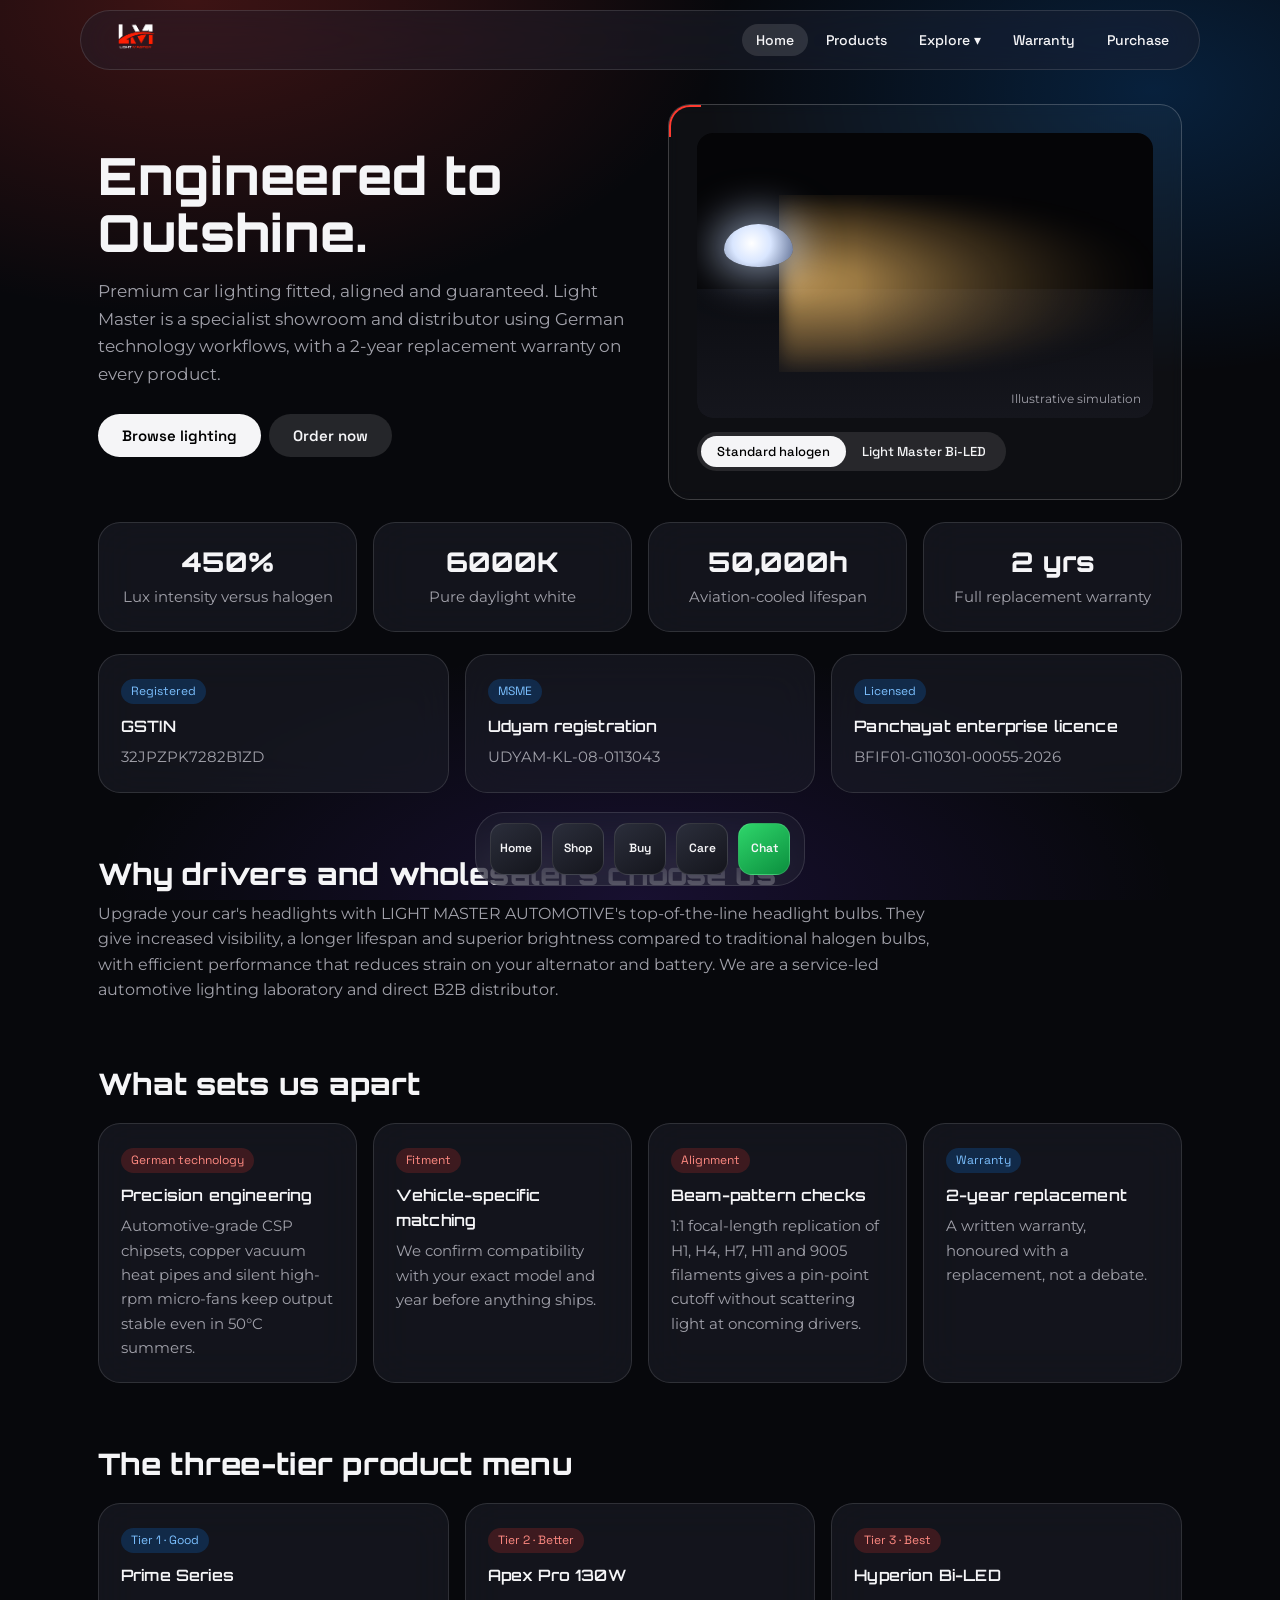
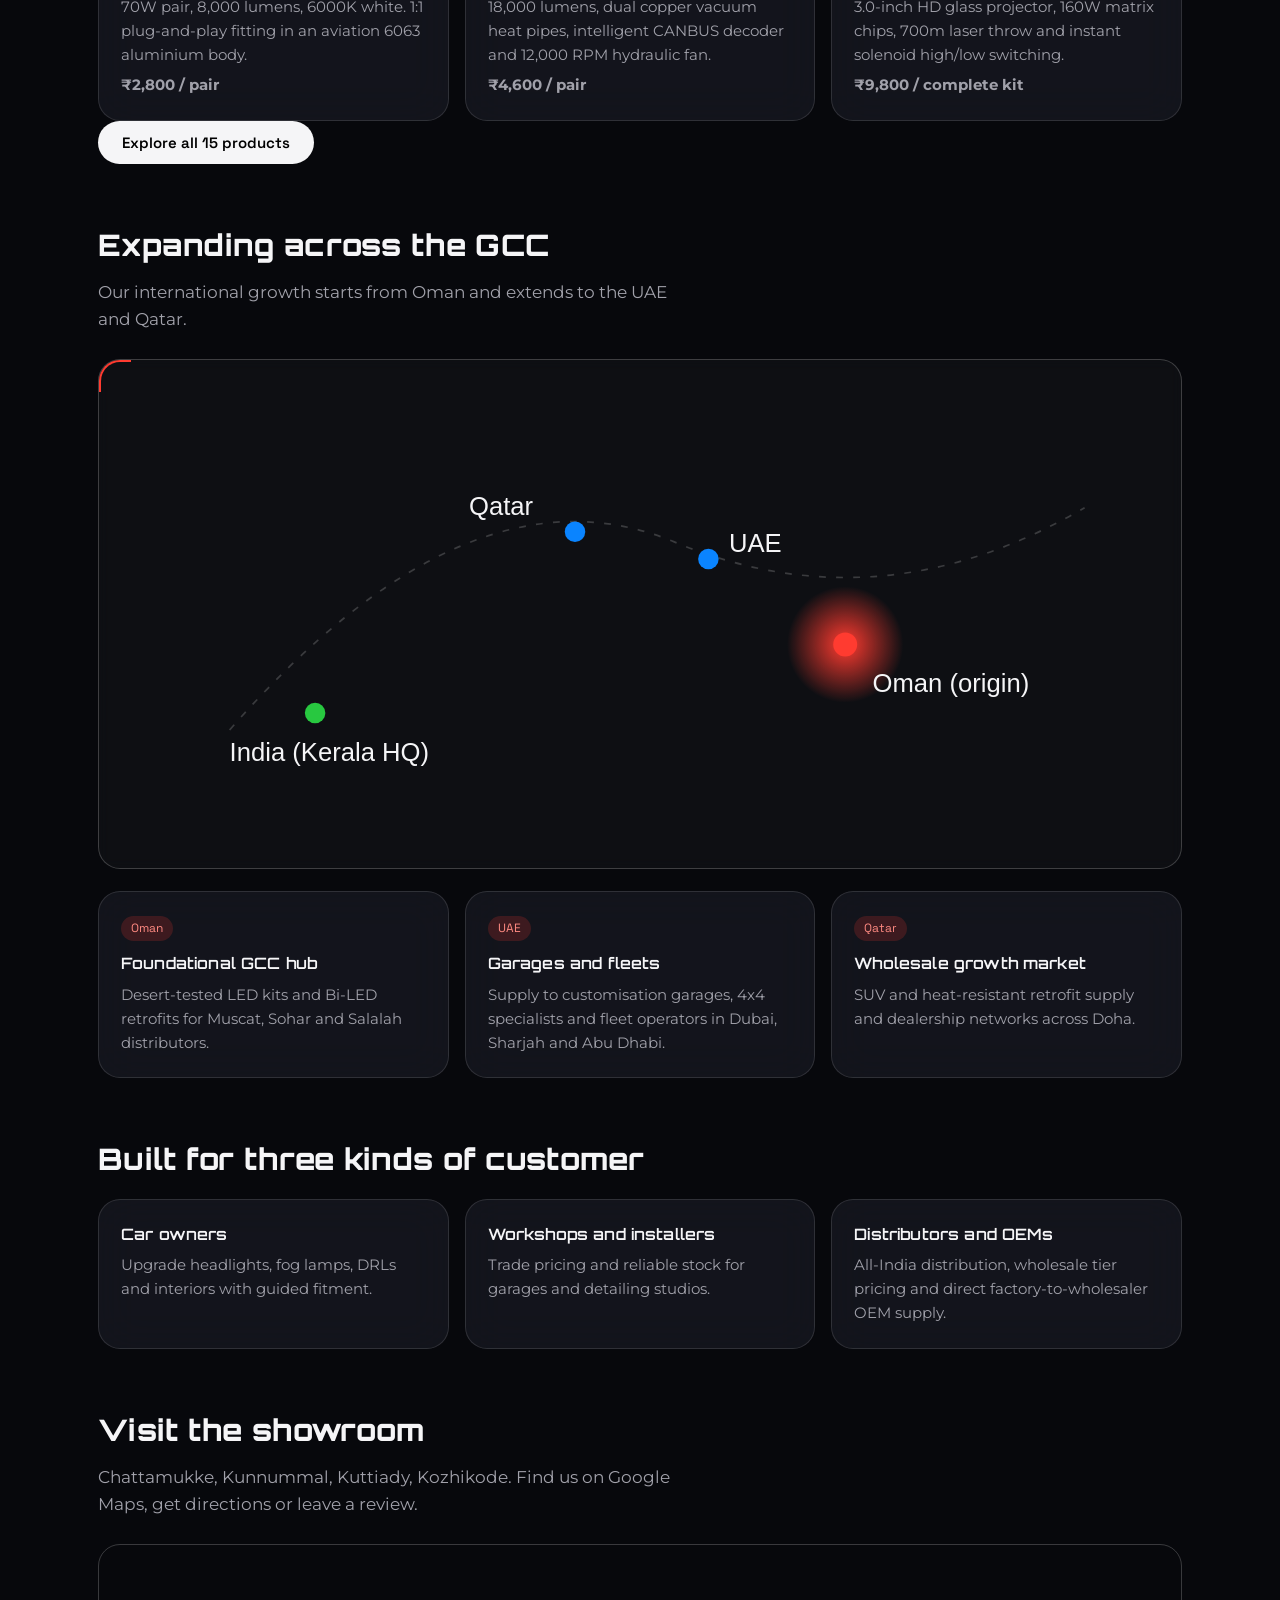
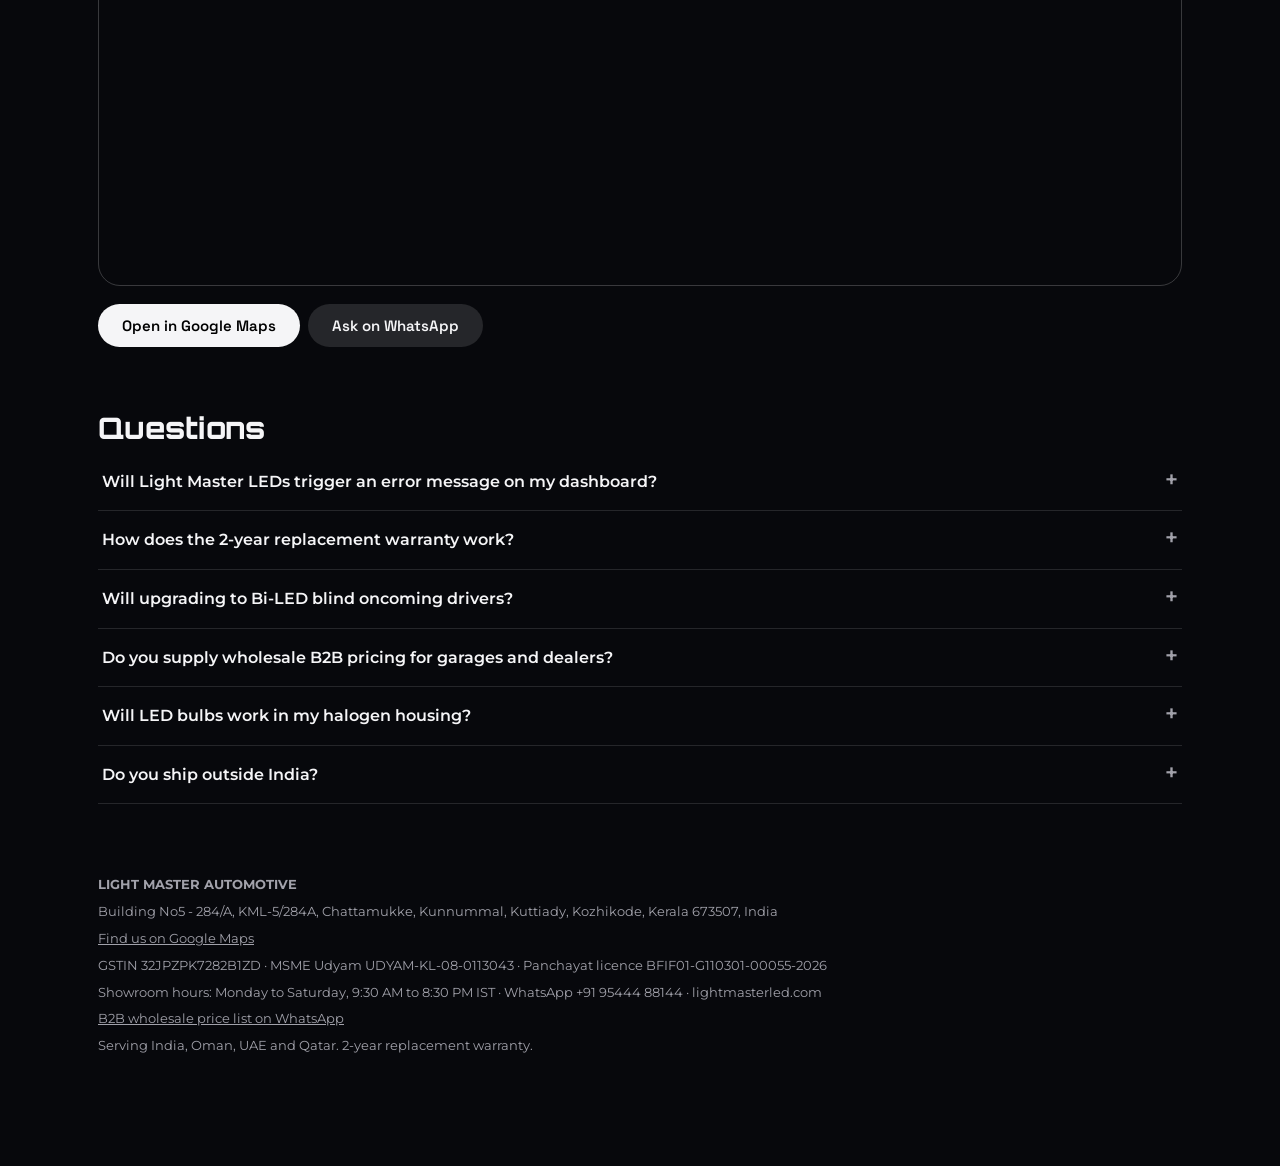
<file: index.html>
<!DOCTYPE html>
<html lang="en"><head><meta charset="utf-8"><meta name="viewport" content="width=device-width,initial-scale=1">
<title>Light Master | Premium Car LED Lights, Kerala & GCC</title><meta name="description" content="Engineered to Outshine: premium car LED headlights, bi-LED projectors and DRLs. 2-year warranty. Kerala, Oman, UAE, Qatar.">
<link rel="canonical" href="https://lightmasterled.com/"><link rel="icon" href="logo.png">
<meta property="og:title" content="Light Master | Premium Car LED Lights, Kerala & GCC"><meta property="og:description" content="Engineered to Outshine: premium car LED headlights, bi-LED projectors and DRLs. 2-year warranty. Kerala, Oman, UAE, Qatar."><meta property="og:image" content="https://lightmasterled.com/logo.png"><meta property="og:url" content="https://lightmasterled.com/"><meta property="og:type" content="website"><meta property="og:site_name" content="Light Master Automotive"><meta property="og:locale" content="en_IN"><meta name="twitter:card" content="summary_large_image"><meta name="robots" content="index,follow,max-image-preview:large"><meta name="geo.region" content="IN-KL"><meta name="geo.placename" content="Kuttiady, Kozhikode"><meta name="author" content="Light Master Automotive"><meta name="theme-color" content="#07080c">
<link rel="preconnect" href="https://fonts.googleapis.com"><link rel="preconnect" href="https://fonts.gstatic.com" crossorigin><link href="https://fonts.googleapis.com/css2?family=Montserrat:wght@400;500;600&family=Orbitron:wght@600;800&family=Space+Grotesk:wght@500;600&display=swap" rel="stylesheet"><link rel="stylesheet" href="style.css"><script type="application/ld+json">{"@context": "https://schema.org", "@type": "AutoPartsStore", "name": "Light Master Automotive", "url": "https://lightmasterled.com/", "logo": "https://lightmasterled.com/logo.png", "telephone": "+919544488144", "vatID": "32JPZPK7282B1ZD", "address": {"@type": "PostalAddress", "streetAddress": "KML-5/284A, Chattamukke, Kunnummal, Kuttiady", "addressLocality": "Kozhikode", "addressRegion": "Kerala", "postalCode": "673507", "addressCountry": "IN"}, "hasMap": "https://maps.app.goo.gl/GedXwETA6AHzG5QW9", "openingHoursSpecification": {"@type": "OpeningHoursSpecification", "dayOfWeek": ["Monday", "Tuesday", "Wednesday", "Thursday", "Friday", "Saturday"], "opens": "09:30", "closes": "20:30"}, "sameAs": ["https://maps.app.goo.gl/GedXwETA6AHzG5QW9"], "priceRange": "INR", "image": "https://lightmasterled.com/logo.png", "areaServed": ["India", "Oman", "United Arab Emirates", "Qatar"]}</script><script type="application/ld+json">{"@context": "https://schema.org", "@type": "BreadcrumbList", "itemListElement": [{"@type": "ListItem", "position": 1, "name": "Home", "item": "https://lightmasterled.com/"}]}</script><script type="application/ld+json">{"@context": "https://schema.org", "@type": "FAQPage", "mainEntity": [{"@type": "Question", "name": "Will Light Master LEDs trigger an error message on my dashboard?", "acceptedAnswer": {"@type": "Answer", "text": "No. Our bulbs and Bi-LED modules include CANBUS micro-decoders that mimic OEM electrical resistance, preventing bulb-out warnings, error codes and flicker on European, Japanese, Korean and Indian vehicles."}}, {"@type": "Question", "name": "How does the 2-year replacement warranty work?", "acceptedAnswer": {"@type": "Answer", "text": "If a bulb or projector fails, flickers or suffers diode degradation within 24 months of the invoice date, submit a claim on our warranty page or WhatsApp +91 95444 88144 and we process a replacement unit."}}, {"@type": "Question", "name": "Will upgrading to Bi-LED blind oncoming drivers?", "acceptedAnswer": {"@type": "Answer", "text": "No. Light Master Bi-LED projectors use precision optical cutoff shields so the light stays on the road, markers and kerbs and the opposing lane stays dark."}}, {"@type": "Question", "name": "Do you supply wholesale B2B pricing for garages and dealers?", "acceptedAnswer": {"@type": "Answer", "text": "Yes. We supply wholesale price matrices, shop demo fixtures and white-label OEM supply for registered workshops across India and the GCC. Message us on WhatsApp for the trade list."}}, {"@type": "Question", "name": "Will LED bulbs work in my halogen housing?", "acceptedAnswer": {"@type": "Answer", "text": "Often yes, but the beam only stays safe with correct alignment. Send your model and year on WhatsApp and we will advise."}}, {"@type": "Question", "name": "Do you ship outside India?", "acceptedAnswer": {"@type": "Answer", "text": "We serve Oman, UAE and Qatar. Message us with your location for delivery options."}}]}</script></head><body>
<header class="bar"><a href="index.html" aria-label="Light Master Automotive home"><img src="logo.png" alt="Light Master Automotive logo" width="80" height="34"></a>
<nav aria-label="Main"><a href="index.html" class=on>Home</a><a href="products.html">Products</a><div class="dd"><button aria-haspopup="true">Explore ▾</button><ul><li><a href="products.html#tiers">Good / Better / Best</a></li><li><a href="index.html#gcc">GCC presence</a></li><li><a href="index.html#b2b">Wholesale and OEM</a></li><li><a href="warranty.html#faq">Warranty FAQ</a></li></ul></div><a href="warranty.html">Warranty</a><a href="purchase.html">Purchase</a></nav></header>
<main><section class="hero"><div><h1>Engineered to Outshine.</h1><p class="sub">Premium car lighting fitted, aligned and guaranteed. Light Master is a specialist showroom and distributor using German technology workflows, with a 2-year replacement warranty on every product.</p><a class="btn" href="products.html">Browse lighting</a><a class="btn g" href="purchase.html">Order now</a></div><section class="win" aria-label="Beam pattern selector"><div class="body"><div class="stage" id="stage" role="img" aria-label="Headlight beam comparison"><div class="road"></div><div class="beam hal"></div><div class="beam led"></div><div class="lamp"></div><small>Illustrative simulation</small></div>
<div class="seg" role="group" aria-label="Beam pattern"><button data-beam="hal" aria-pressed="true">Standard halogen</button><button data-beam="led" aria-pressed="false">Light Master Bi-LED</button></div></div></section></section>
<div class="grid stats"><div class="card"><b class="big">450%</b><p>Lux intensity versus halogen</p></div><div class="card"><b class="big">6000K</b><p>Pure daylight white</p></div><div class="card"><b class="big">50,000h</b><p>Aviation-cooled lifespan</p></div><div class="card"><b class="big">2 yrs</b><p>Full replacement warranty</p></div></div>
<div class="grid"><div class="card"><span class="tag b">Registered</span><h3>GSTIN</h3><p>32JPZPK7282B1ZD</p></div><div class="card"><span class="tag b">MSME</span><h3>Udyam registration</h3><p>UDYAM-KL-08-0113043</p></div><div class="card"><span class="tag b">Licensed</span><h3>Panchayat enterprise licence</h3><p>BFIF01-G110301-00055-2026</p></div></div>
<h2>Why drivers and wholesalers choose us</h2><p class="copy">Upgrade your car's headlights with LIGHT MASTER AUTOMOTIVE's top-of-the-line headlight bulbs. They give increased visibility, a longer lifespan and superior brightness compared to traditional halogen bulbs, with efficient performance that reduces strain on your alternator and battery. We are a service-led automotive lighting laboratory and direct B2B distributor.</p>
<h2>What sets us apart</h2><div class="grid"><div class="card"><span class="tag">German technology</span><h3>Precision engineering</h3><p>Automotive-grade CSP chipsets, copper vacuum heat pipes and silent high-rpm micro-fans keep output stable even in 50°C summers.</p></div><div class="card"><span class="tag">Fitment</span><h3>Vehicle-specific matching</h3><p>We confirm compatibility with your exact model and year before anything ships.</p></div><div class="card"><span class="tag">Alignment</span><h3>Beam-pattern checks</h3><p>1:1 focal-length replication of H1, H4, H7, H11 and 9005 filaments gives a pin-point cutoff without scattering light at oncoming drivers.</p></div><div class="card"><span class="tag b">Warranty</span><h3>2-year replacement</h3><p>A written warranty, honoured with a replacement, not a debate.</p></div></div>
<h2 id="tiers-home">The three-tier product menu</h2><div class="grid"><div class="card"><span class="tag b">Tier 1 · Good</span><h3>Prime Series</h3><p>70W pair, 8,000 lumens, 6000K white. 1:1 plug-and-play fitting in an aviation 6063 aluminium body.</p><p><b>₹2,800 / pair</b></p></div><div class="card"><span class="tag">Tier 2 · Better</span><h3>Apex Pro 130W</h3><p>18,000 lumens, dual copper vacuum heat pipes, intelligent CANBUS decoder and 12,000 RPM hydraulic fan.</p><p><b>₹4,600 / pair</b></p></div><div class="card"><span class="tag">Tier 3 · Best</span><h3>Hyperion Bi-LED</h3><p>3.0-inch HD glass projector, 160W matrix chips, 700m laser throw and instant solenoid high/low switching.</p><p><b>₹9,800 / complete kit</b></p></div></div><p><a class="btn" href="products.html">Explore all 15 products</a></p>
<h2 id="gcc">Expanding across the GCC</h2><p class="sub">Our international growth starts from Oman and extends to the UAE and Qatar.</p><section class="win" aria-label="GCC presence"><div class="body"><svg viewBox="0 0 600 260" role="img" aria-label="Map of Light Master presence in Oman, UAE and Qatar" style="width:100%"><defs><radialGradient id="g"><stop offset="0" stop-color="#ff3b30"/><stop offset="1" stop-color="#ff3b30" stop-opacity="0"/></radialGradient></defs><path d="M60 200 Q200 40 320 90 T560 70" fill="none" stroke="rgba(255,255,255,.18)" stroke-dasharray="4 6"/><g font-family="sans-serif" font-size="15" fill="#f5f5f7"><circle cx="420" cy="150" r="34" fill="url(#g)"/><circle cx="420" cy="150" r="7" fill="#ff3b30"/><text x="436" y="178">Oman (origin)</text><circle cx="340" cy="100" r="6" fill="#0a84ff"/><text x="352" y="96">UAE</text><circle cx="262" cy="84" r="6" fill="#0a84ff"/><text x="200" y="74">Qatar</text><circle cx="110" cy="190" r="6" fill="#28c840"/><text x="60" y="218">India (Kerala HQ)</text></g></svg></div></section>
<div class="grid"><div class="card"><span class="tag">Oman</span><h3>Foundational GCC hub</h3><p>Desert-tested LED kits and Bi-LED retrofits for Muscat, Sohar and Salalah distributors.</p></div><div class="card"><span class="tag">UAE</span><h3>Garages and fleets</h3><p>Supply to customisation garages, 4x4 specialists and fleet operators in Dubai, Sharjah and Abu Dhabi.</p></div><div class="card"><span class="tag">Qatar</span><h3>Wholesale growth market</h3><p>SUV and heat-resistant retrofit supply and dealership networks across Doha.</p></div></div>
<h2>Built for three kinds of customer</h2><div class="grid"><div class="card"><h3>Car owners</h3><p>Upgrade headlights, fog lamps, DRLs and interiors with guided fitment.</p></div><div class="card"><h3>Workshops and installers</h3><p>Trade pricing and reliable stock for garages and detailing studios.</p></div><div class="card" id="b2b"><h3>Distributors and OEMs</h3><p>All-India distribution, wholesale tier pricing and direct factory-to-wholesaler OEM supply.</p></div></div>
<h2 id="visit">Visit the showroom</h2><p class="sub">Chattamukke, Kunnummal, Kuttiady, Kozhikode. Find us on Google Maps, get directions or leave a review.</p><div class="mapbox"><iframe title="Light Master Automotive on Google Maps" loading="lazy" referrerpolicy="no-referrer-when-downgrade" src="https://www.google.com/maps?q=Light+Master+Automotive+Store+Chattamukke+Kunnummal+Kuttiady+673507&output=embed"></iframe></div><p><a class="btn" href="https://maps.app.goo.gl/GedXwETA6AHzG5QW9" target="_blank" rel="noopener">Open in Google Maps</a><a class="btn g" href="https://wa.me/919544488144" target="_blank" rel="noopener">Ask on WhatsApp</a></p>
<h2>Questions</h2><div class="faq"><details><summary>Will Light Master LEDs trigger an error message on my dashboard?</summary><p>No. Our bulbs and Bi-LED modules include CANBUS micro-decoders that mimic OEM electrical resistance, preventing bulb-out warnings, error codes and flicker on European, Japanese, Korean and Indian vehicles.</p></details><details><summary>How does the 2-year replacement warranty work?</summary><p>If a bulb or projector fails, flickers or suffers diode degradation within 24 months of the invoice date, submit a claim on our warranty page or WhatsApp +91 95444 88144 and we process a replacement unit.</p></details><details><summary>Will upgrading to Bi-LED blind oncoming drivers?</summary><p>No. Light Master Bi-LED projectors use precision optical cutoff shields so the light stays on the road, markers and kerbs and the opposing lane stays dark.</p></details><details><summary>Do you supply wholesale B2B pricing for garages and dealers?</summary><p>Yes. We supply wholesale price matrices, shop demo fixtures and white-label OEM supply for registered workshops across India and the GCC. Message us on WhatsApp for the trade list.</p></details><details><summary>Will LED bulbs work in my halogen housing?</summary><p>Often yes, but the beam only stays safe with correct alignment. Send your model and year on WhatsApp and we will advise.</p></details><details><summary>Do you ship outside India?</summary><p>We serve Oman, UAE and Qatar. Message us with your location for delivery options.</p></details></div></main>
<footer><b>LIGHT MASTER AUTOMOTIVE</b><span>Building No5 - 284/A, KML-5/284A, Chattamukke, Kunnummal, Kuttiady, Kozhikode, Kerala 673507, India</span><a href="https://maps.app.goo.gl/GedXwETA6AHzG5QW9" target="_blank" rel="noopener">Find us on Google Maps</a><span>GSTIN 32JPZPK7282B1ZD · MSME Udyam UDYAM-KL-08-0113043 · Panchayat licence BFIF01-G110301-00055-2026</span><span>Showroom hours: Monday to Saturday, 9:30 AM to 8:30 PM IST · WhatsApp +91 95444 88144 · lightmasterled.com</span><a href="https://wa.me/919544488144?text=Hello%20Light%20Master%2C%20I%20need%20wholesale%20B2B%20pricing" target="_blank" rel="noopener">B2B wholesale price list on WhatsApp</a><span>Serving India, Oman, UAE and Qatar. 2-year replacement warranty.</span></footer>
<nav class="dock" aria-label="Dock"><a href="index.html" title="Home">Home</a><a href="products.html" title="Products">Shop</a><a href="purchase.html" title="Purchase">Buy</a><a href="warranty.html" title="Warranty">Care</a><a class="wa" href="https://wa.me/919544488144" target="_blank" rel="noopener" title="WhatsApp">Chat</a></nav>
<script src="app.js"></script></body></html>
</file>
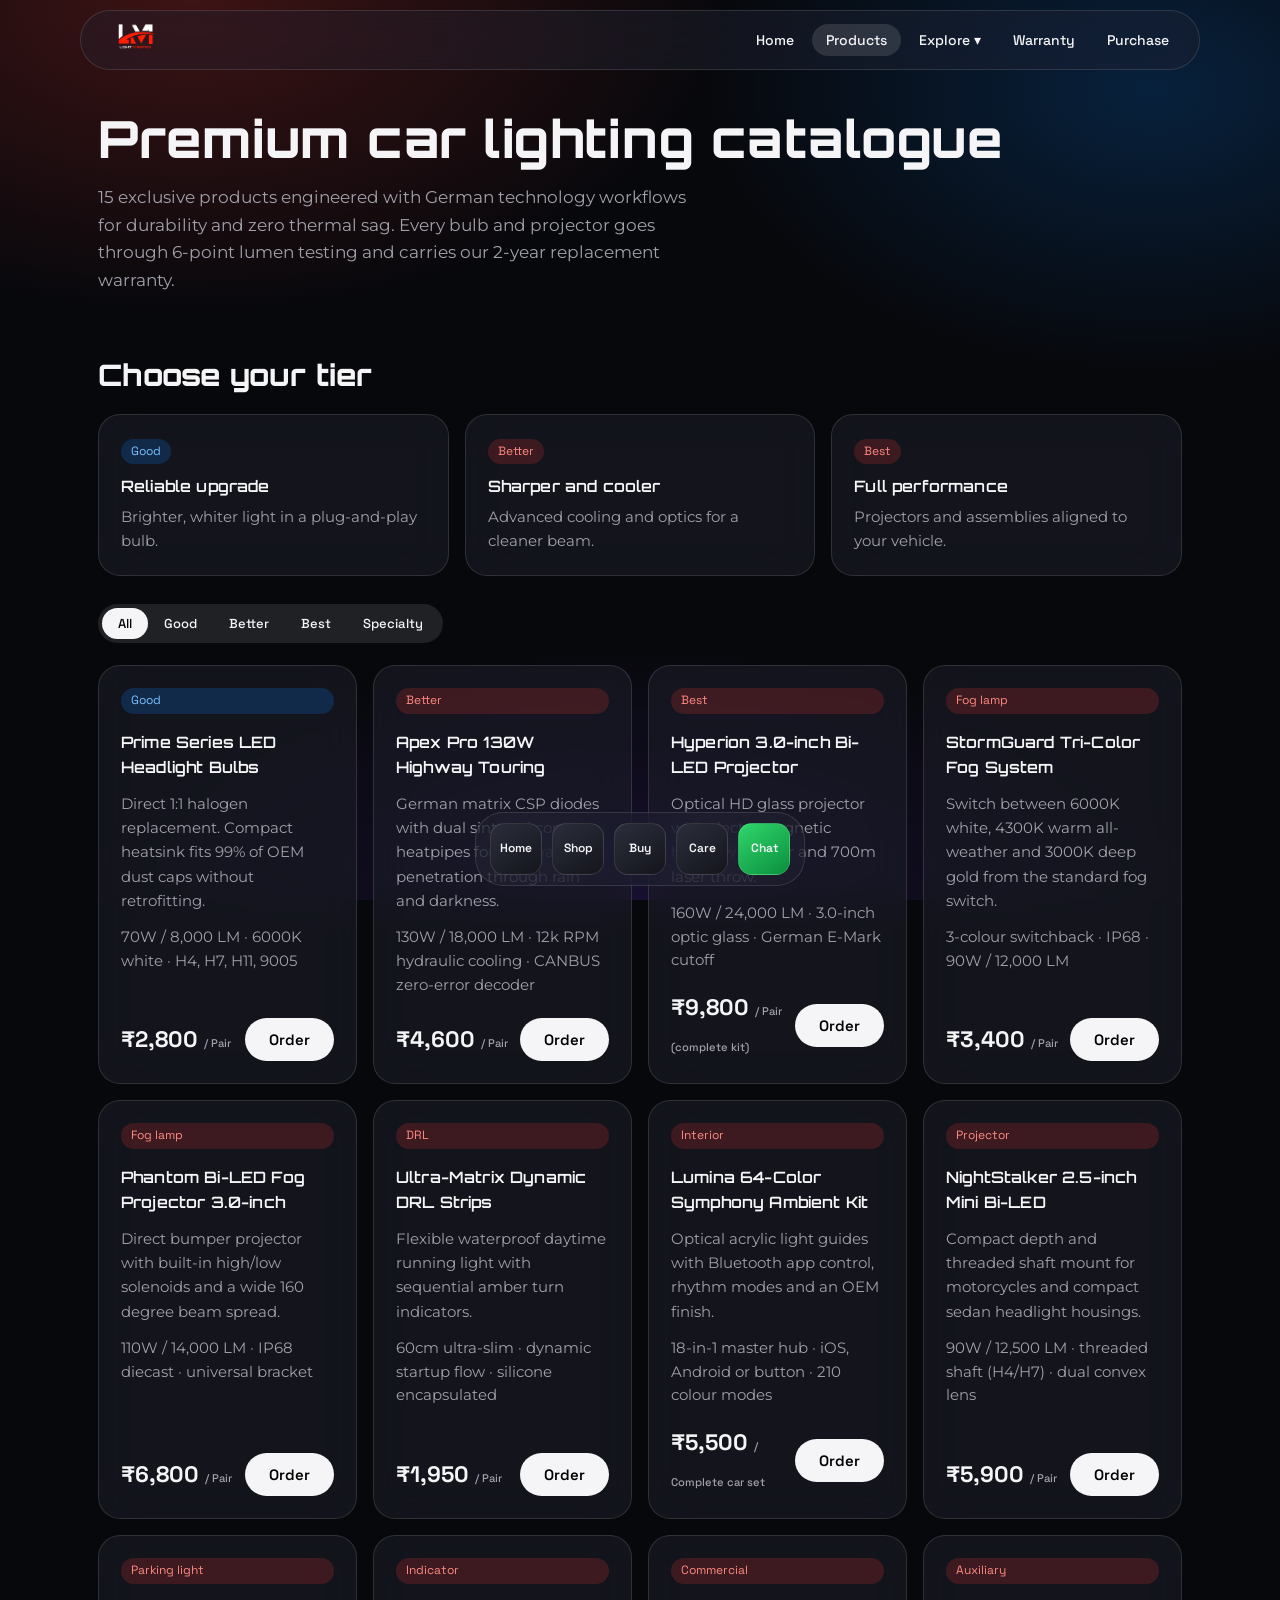
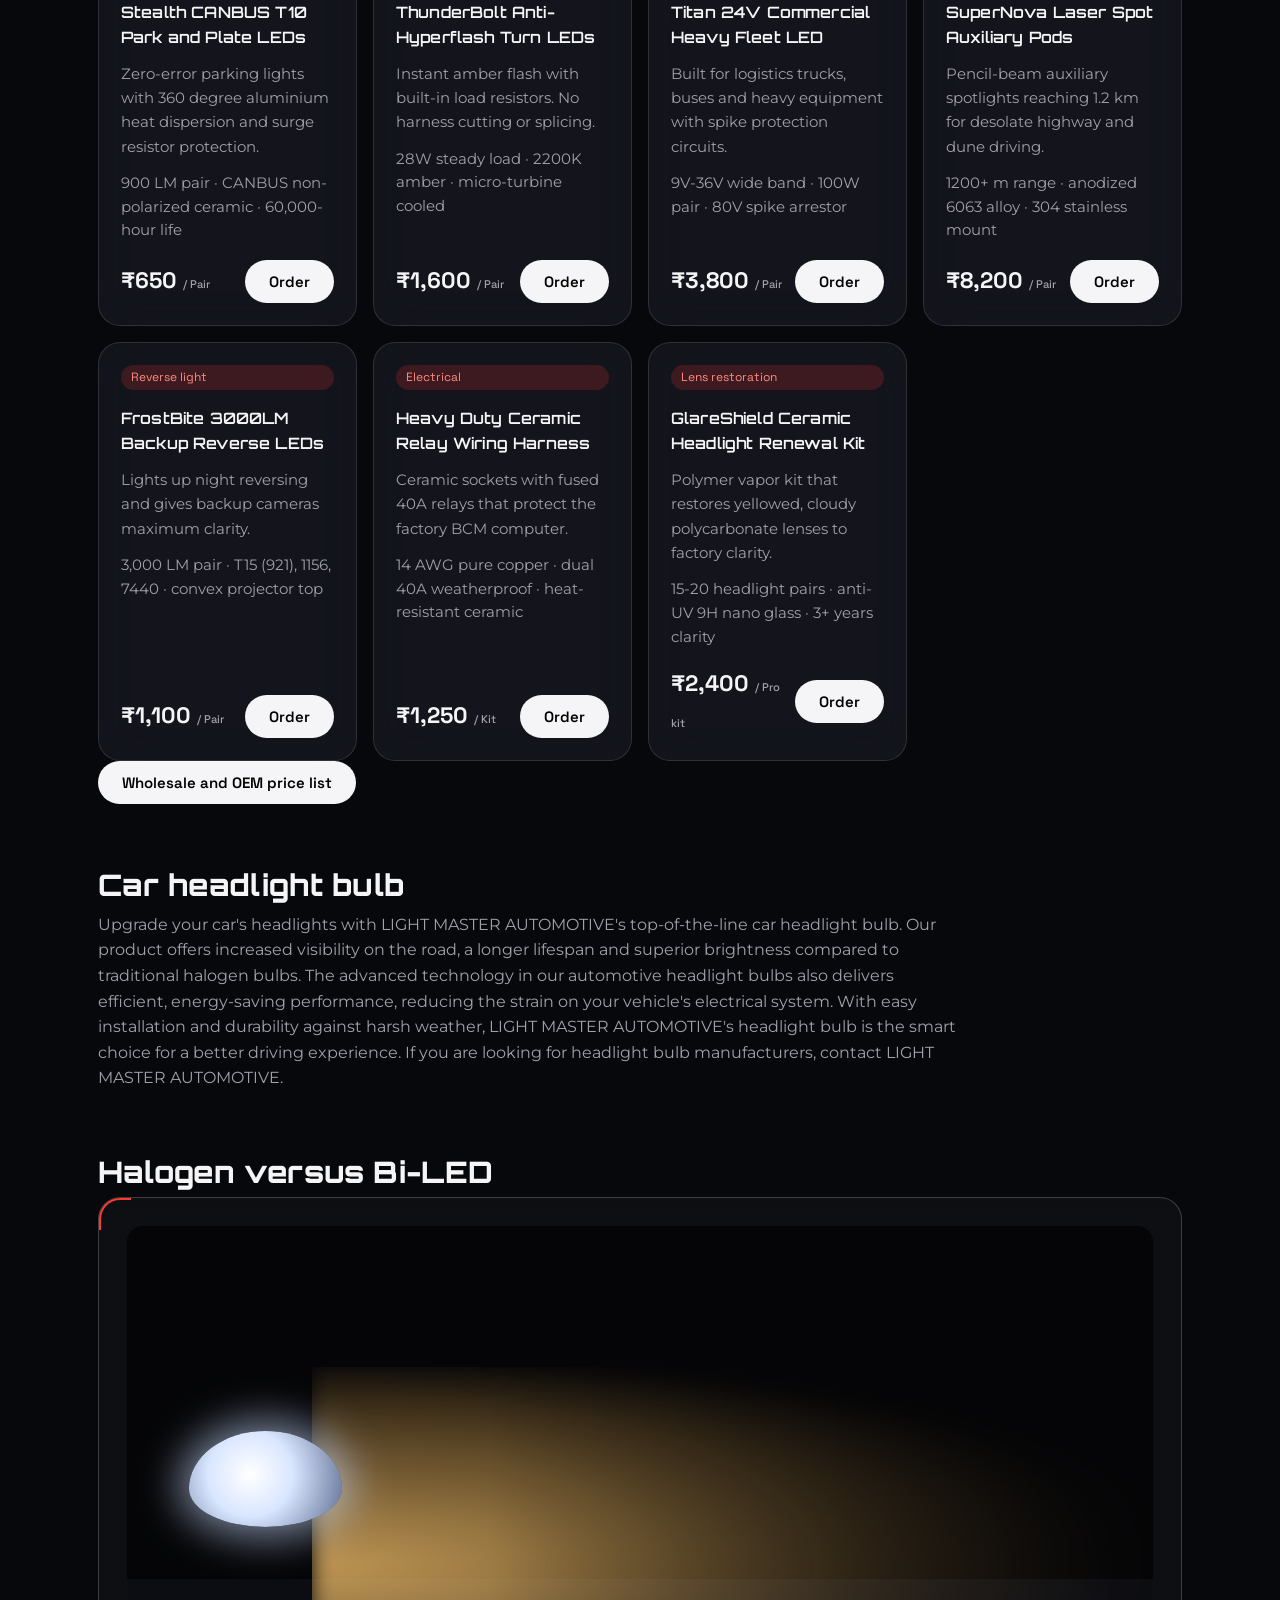
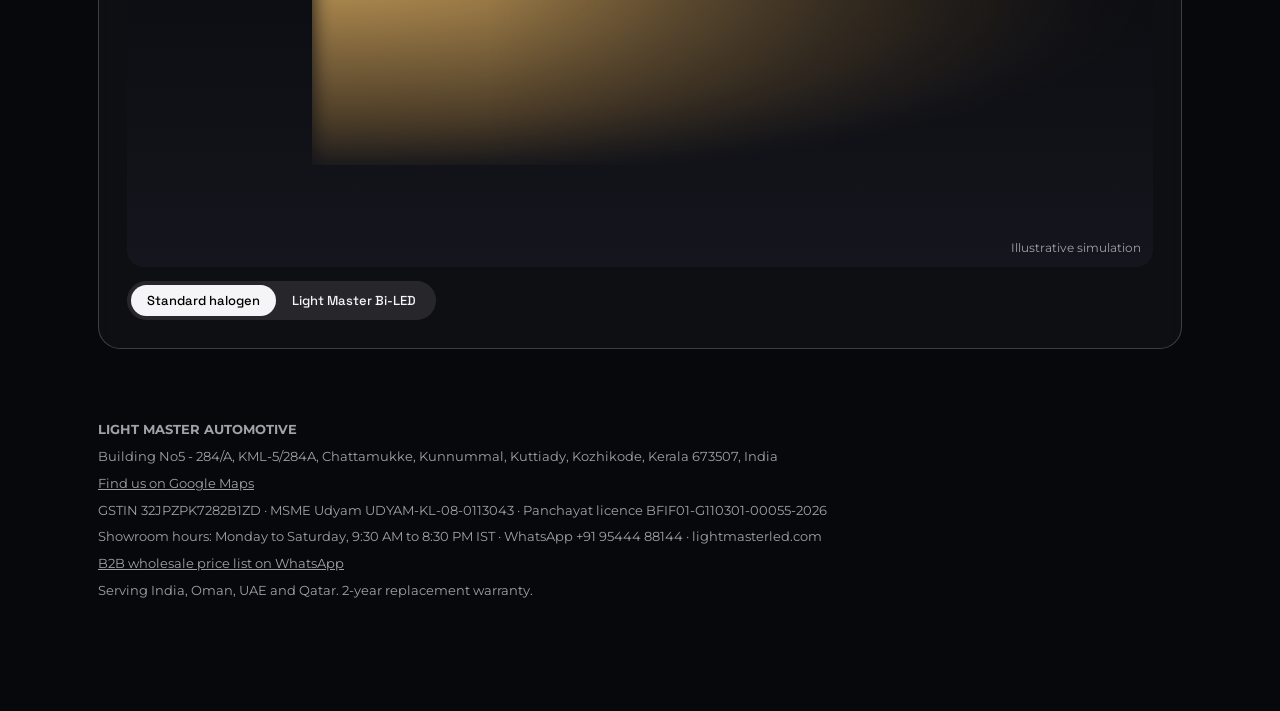
<file: products.html>
<!DOCTYPE html>
<html lang="en"><head><meta charset="utf-8"><meta name="viewport" content="width=device-width,initial-scale=1">
<title>Car LED Headlights & Bi-LED Projectors | Light Master</title><meta name="description" content="Shop 15 premium LED bulbs, bi-LED projectors, fog lamps and DRLs in Good, Better and Best tiers. 2-year warranty.">
<link rel="canonical" href="https://lightmasterled.com/products.html"><link rel="icon" href="logo.png">
<meta property="og:title" content="Car LED Headlights & Bi-LED Projectors | Light Master"><meta property="og:description" content="Shop 15 premium LED bulbs, bi-LED projectors, fog lamps and DRLs in Good, Better and Best tiers. 2-year warranty."><meta property="og:image" content="https://lightmasterled.com/logo.png"><meta property="og:url" content="https://lightmasterled.com/products.html"><meta property="og:type" content="website"><meta property="og:site_name" content="Light Master Automotive"><meta property="og:locale" content="en_IN"><meta name="twitter:card" content="summary_large_image"><meta name="robots" content="index,follow,max-image-preview:large"><meta name="geo.region" content="IN-KL"><meta name="geo.placename" content="Kuttiady, Kozhikode"><meta name="author" content="Light Master Automotive"><meta name="theme-color" content="#07080c">
<link rel="preconnect" href="https://fonts.googleapis.com"><link rel="preconnect" href="https://fonts.gstatic.com" crossorigin><link href="https://fonts.googleapis.com/css2?family=Montserrat:wght@400;500;600&family=Orbitron:wght@600;800&family=Space+Grotesk:wght@500;600&display=swap" rel="stylesheet"><link rel="stylesheet" href="style.css"><script type="application/ld+json">{"@context": "https://schema.org", "@type": "BreadcrumbList", "itemListElement": [{"@type": "ListItem", "position": 1, "name": "Home", "item": "https://lightmasterled.com/"}, {"@type": "ListItem", "position": 2, "name": "Car LED Headlights & Bi-LED Projectors", "item": "https://lightmasterled.com/products.html"}]}</script><script type="application/ld+json">{"@context": "https://schema.org", "@type": "ItemList", "itemListElement": [{"@type": "ListItem", "position": 1, "item": {"@type": "Product", "name": "Prime Series LED Headlight Bulbs", "sku": "LM-P01", "category": "Headlight bulb", "description": "Direct 1:1 halogen replacement. Compact heatsink fits 99% of OEM dust caps without retrofitting.", "brand": {"@type": "Brand", "name": "Light Master"}, "offers": {"@type": "Offer", "priceCurrency": "INR", "price": "2800", "availability": "https://schema.org/InStock", "url": "https://lightmasterled.com/purchase.html?p=LM-P01", "warranty": "2 years replacement"}}}, {"@type": "ListItem", "position": 2, "item": {"@type": "Product", "name": "Apex Pro 130W Highway Touring", "sku": "LM-A02", "category": "Headlight bulb", "description": "German matrix CSP diodes with dual sintered copper heatpipes for highway penetration through rain and darkness.", "brand": {"@type": "Brand", "name": "Light Master"}, "offers": {"@type": "Offer", "priceCurrency": "INR", "price": "4600", "availability": "https://schema.org/InStock", "url": "https://lightmasterled.com/purchase.html?p=LM-A02", "warranty": "2 years replacement"}}}, {"@type": "ListItem", "position": 3, "item": {"@type": "Product", "name": "Hyperion 3.0-inch Bi-LED Projector", "sku": "LM-H03", "category": "Projector", "description": "Optical HD glass projector with electromagnetic high/low shutter and 700m laser throw.", "brand": {"@type": "Brand", "name": "Light Master"}, "offers": {"@type": "Offer", "priceCurrency": "INR", "price": "9800", "availability": "https://schema.org/InStock", "url": "https://lightmasterled.com/purchase.html?p=LM-H03", "warranty": "2 years replacement"}}}, {"@type": "ListItem", "position": 4, "item": {"@type": "Product", "name": "StormGuard Tri-Color Fog System", "sku": "LM-F04", "category": "Fog lamp", "description": "Switch between 6000K white, 4300K warm all-weather and 3000K deep gold from the standard fog switch.", "brand": {"@type": "Brand", "name": "Light Master"}, "offers": {"@type": "Offer", "priceCurrency": "INR", "price": "3400", "availability": "https://schema.org/InStock", "url": "https://lightmasterled.com/purchase.html?p=LM-F04", "warranty": "2 years replacement"}}}, {"@type": "ListItem", "position": 5, "item": {"@type": "Product", "name": "Phantom Bi-LED Fog Projector 3.0-inch", "sku": "LM-F05", "category": "Fog lamp", "description": "Direct bumper projector with built-in high/low solenoids and a wide 160 degree beam spread.", "brand": {"@type": "Brand", "name": "Light Master"}, "offers": {"@type": "Offer", "priceCurrency": "INR", "price": "6800", "availability": "https://schema.org/InStock", "url": "https://lightmasterled.com/purchase.html?p=LM-F05", "warranty": "2 years replacement"}}}, {"@type": "ListItem", "position": 6, "item": {"@type": "Product", "name": "Ultra-Matrix Dynamic DRL Strips", "sku": "LM-D06", "category": "DRL", "description": "Flexible waterproof daytime running light with sequential amber turn indicators.", "brand": {"@type": "Brand", "name": "Light Master"}, "offers": {"@type": "Offer", "priceCurrency": "INR", "price": "1950", "availability": "https://schema.org/InStock", "url": "https://lightmasterled.com/purchase.html?p=LM-D06", "warranty": "2 years replacement"}}}, {"@type": "ListItem", "position": 7, "item": {"@type": "Product", "name": "Lumina 64-Color Symphony Ambient Kit", "sku": "LM-I07", "category": "Interior", "description": "Optical acrylic light guides with Bluetooth app control, rhythm modes and an OEM finish.", "brand": {"@type": "Brand", "name": "Light Master"}, "offers": {"@type": "Offer", "priceCurrency": "INR", "price": "5500", "availability": "https://schema.org/InStock", "url": "https://lightmasterled.com/purchase.html?p=LM-I07", "warranty": "2 years replacement"}}}, {"@type": "ListItem", "position": 8, "item": {"@type": "Product", "name": "NightStalker 2.5-inch Mini Bi-LED", "sku": "LM-N08", "category": "Projector", "description": "Compact depth and threaded shaft mount for motorcycles and compact sedan headlight housings.", "brand": {"@type": "Brand", "name": "Light Master"}, "offers": {"@type": "Offer", "priceCurrency": "INR", "price": "5900", "availability": "https://schema.org/InStock", "url": "https://lightmasterled.com/purchase.html?p=LM-N08", "warranty": "2 years replacement"}}}, {"@type": "ListItem", "position": 9, "item": {"@type": "Product", "name": "Stealth CANBUS T10 Park and Plate LEDs", "sku": "LM-T09", "category": "Parking light", "description": "Zero-error parking lights with 360 degree aluminium heat dispersion and surge resistor protection.", "brand": {"@type": "Brand", "name": "Light Master"}, "offers": {"@type": "Offer", "priceCurrency": "INR", "price": "650", "availability": "https://schema.org/InStock", "url": "https://lightmasterled.com/purchase.html?p=LM-T09", "warranty": "2 years replacement"}}}, {"@type": "ListItem", "position": 10, "item": {"@type": "Product", "name": "ThunderBolt Anti-Hyperflash Turn LEDs", "sku": "LM-I10", "category": "Indicator", "description": "Instant amber flash with built-in load resistors. No harness cutting or splicing.", "brand": {"@type": "Brand", "name": "Light Master"}, "offers": {"@type": "Offer", "priceCurrency": "INR", "price": "1600", "availability": "https://schema.org/InStock", "url": "https://lightmasterled.com/purchase.html?p=LM-I10", "warranty": "2 years replacement"}}}, {"@type": "ListItem", "position": 11, "item": {"@type": "Product", "name": "Titan 24V Commercial Heavy Fleet LED", "sku": "LM-X11", "category": "Commercial", "description": "Built for logistics trucks, buses and heavy equipment with spike protection circuits.", "brand": {"@type": "Brand", "name": "Light Master"}, "offers": {"@type": "Offer", "priceCurrency": "INR", "price": "3800", "availability": "https://schema.org/InStock", "url": "https://lightmasterled.com/purchase.html?p=LM-X11", "warranty": "2 years replacement"}}}, {"@type": "ListItem", "position": 12, "item": {"@type": "Product", "name": "SuperNova Laser Spot Auxiliary Pods", "sku": "LM-S12", "category": "Auxiliary", "description": "Pencil-beam auxiliary spotlights reaching 1.2 km for desolate highway and dune driving.", "brand": {"@type": "Brand", "name": "Light Master"}, "offers": {"@type": "Offer", "priceCurrency": "INR", "price": "8200", "availability": "https://schema.org/InStock", "url": "https://lightmasterled.com/purchase.html?p=LM-S12", "warranty": "2 years replacement"}}}, {"@type": "ListItem", "position": 13, "item": {"@type": "Product", "name": "FrostBite 3000LM Backup Reverse LEDs", "sku": "LM-R13", "category": "Reverse light", "description": "Lights up night reversing and gives backup cameras maximum clarity.", "brand": {"@type": "Brand", "name": "Light Master"}, "offers": {"@type": "Offer", "priceCurrency": "INR", "price": "1100", "availability": "https://schema.org/InStock", "url": "https://lightmasterled.com/purchase.html?p=LM-R13", "warranty": "2 years replacement"}}}, {"@type": "ListItem", "position": 14, "item": {"@type": "Product", "name": "Heavy Duty Ceramic Relay Wiring Harness", "sku": "LM-E14", "category": "Electrical", "description": "Ceramic sockets with fused 40A relays that protect the factory BCM computer.", "brand": {"@type": "Brand", "name": "Light Master"}, "offers": {"@type": "Offer", "priceCurrency": "INR", "price": "1250", "availability": "https://schema.org/InStock", "url": "https://lightmasterled.com/purchase.html?p=LM-E14", "warranty": "2 years replacement"}}}, {"@type": "ListItem", "position": 15, "item": {"@type": "Product", "name": "GlareShield Ceramic Headlight Renewal Kit", "sku": "LM-G15", "category": "Lens restoration", "description": "Polymer vapor kit that restores yellowed, cloudy polycarbonate lenses to factory clarity.", "brand": {"@type": "Brand", "name": "Light Master"}, "offers": {"@type": "Offer", "priceCurrency": "INR", "price": "2400", "availability": "https://schema.org/InStock", "url": "https://lightmasterled.com/purchase.html?p=LM-G15", "warranty": "2 years replacement"}}}]}</script></head><body>
<header class="bar"><a href="index.html" aria-label="Light Master Automotive home"><img src="logo.png" alt="Light Master Automotive logo" width="80" height="34"></a>
<nav aria-label="Main"><a href="index.html">Home</a><a href="products.html" class=on>Products</a><div class="dd"><button aria-haspopup="true">Explore ▾</button><ul><li><a href="products.html#tiers">Good / Better / Best</a></li><li><a href="index.html#gcc">GCC presence</a></li><li><a href="index.html#b2b">Wholesale and OEM</a></li><li><a href="warranty.html#faq">Warranty FAQ</a></li></ul></div><a href="warranty.html">Warranty</a><a href="purchase.html">Purchase</a></nav></header>
<main><section style="margin-top:40px"><h1>Premium car lighting catalogue</h1><p class="sub">15 exclusive products engineered with German technology workflows for durability and zero thermal sag. Every bulb and projector goes through 6-point lumen testing and carries our 2-year replacement warranty.</p></section>
<h2 id="tiers">Choose your tier</h2><div class="grid"><div class="card"><span class="tag b">Good</span><h3>Reliable upgrade</h3><p>Brighter, whiter light in a plug-and-play bulb.</p></div><div class="card"><span class="tag">Better</span><h3>Sharper and cooler</h3><p>Advanced cooling and optics for a cleaner beam.</p></div><div class="card"><span class="tag">Best</span><h3>Full performance</h3><p>Projectors and assemblies aligned to your vehicle.</p></div></div>
<div class="seg" role="group" aria-label="Filter by tier" style="margin-top:28px"><button data-tier="All" aria-pressed="true">All</button><button data-tier="Good" aria-pressed="false">Good</button><button data-tier="Better" aria-pressed="false">Better</button><button data-tier="Best" aria-pressed="false">Best</button><button data-tier="Specialty" aria-pressed="false">Specialty</button></div>
<div class="grid" id="cat" aria-live="polite"></div>
<p><a class="btn" href="https://wa.me/919544488144?text=Hello%20Light%20Master%2C%20I%20need%20wholesale%20B2B%20pricing" target="_blank" rel="noopener">Wholesale and OEM price list</a></p>
<h2>Car headlight bulb</h2><p class="copy">Upgrade your car's headlights with LIGHT MASTER AUTOMOTIVE's top-of-the-line car headlight bulb. Our product offers increased visibility on the road, a longer lifespan and superior brightness compared to traditional halogen bulbs. The advanced technology in our automotive headlight bulbs also delivers efficient, energy-saving performance, reducing the strain on your vehicle's electrical system. With easy installation and durability against harsh weather, LIGHT MASTER AUTOMOTIVE's headlight bulb is the smart choice for a better driving experience. If you are looking for headlight bulb manufacturers, contact LIGHT MASTER AUTOMOTIVE.</p>
<h2>Halogen versus Bi-LED</h2><section class="win" aria-label="Beam pattern selector"><div class="body"><div class="stage" id="stage" role="img" aria-label="Headlight beam comparison"><div class="road"></div><div class="beam hal"></div><div class="beam led"></div><div class="lamp"></div><small>Illustrative simulation</small></div>
<div class="seg" role="group" aria-label="Beam pattern"><button data-beam="hal" aria-pressed="true">Standard halogen</button><button data-beam="led" aria-pressed="false">Light Master Bi-LED</button></div></div></section></main>
<footer><b>LIGHT MASTER AUTOMOTIVE</b><span>Building No5 - 284/A, KML-5/284A, Chattamukke, Kunnummal, Kuttiady, Kozhikode, Kerala 673507, India</span><a href="https://maps.app.goo.gl/GedXwETA6AHzG5QW9" target="_blank" rel="noopener">Find us on Google Maps</a><span>GSTIN 32JPZPK7282B1ZD · MSME Udyam UDYAM-KL-08-0113043 · Panchayat licence BFIF01-G110301-00055-2026</span><span>Showroom hours: Monday to Saturday, 9:30 AM to 8:30 PM IST · WhatsApp +91 95444 88144 · lightmasterled.com</span><a href="https://wa.me/919544488144?text=Hello%20Light%20Master%2C%20I%20need%20wholesale%20B2B%20pricing" target="_blank" rel="noopener">B2B wholesale price list on WhatsApp</a><span>Serving India, Oman, UAE and Qatar. 2-year replacement warranty.</span></footer>
<nav class="dock" aria-label="Dock"><a href="index.html" title="Home">Home</a><a href="products.html" title="Products">Shop</a><a href="purchase.html" title="Purchase">Buy</a><a href="warranty.html" title="Warranty">Care</a><a class="wa" href="https://wa.me/919544488144" target="_blank" rel="noopener" title="WhatsApp">Chat</a></nav>
<script src="app.js"></script></body></html>
</file>
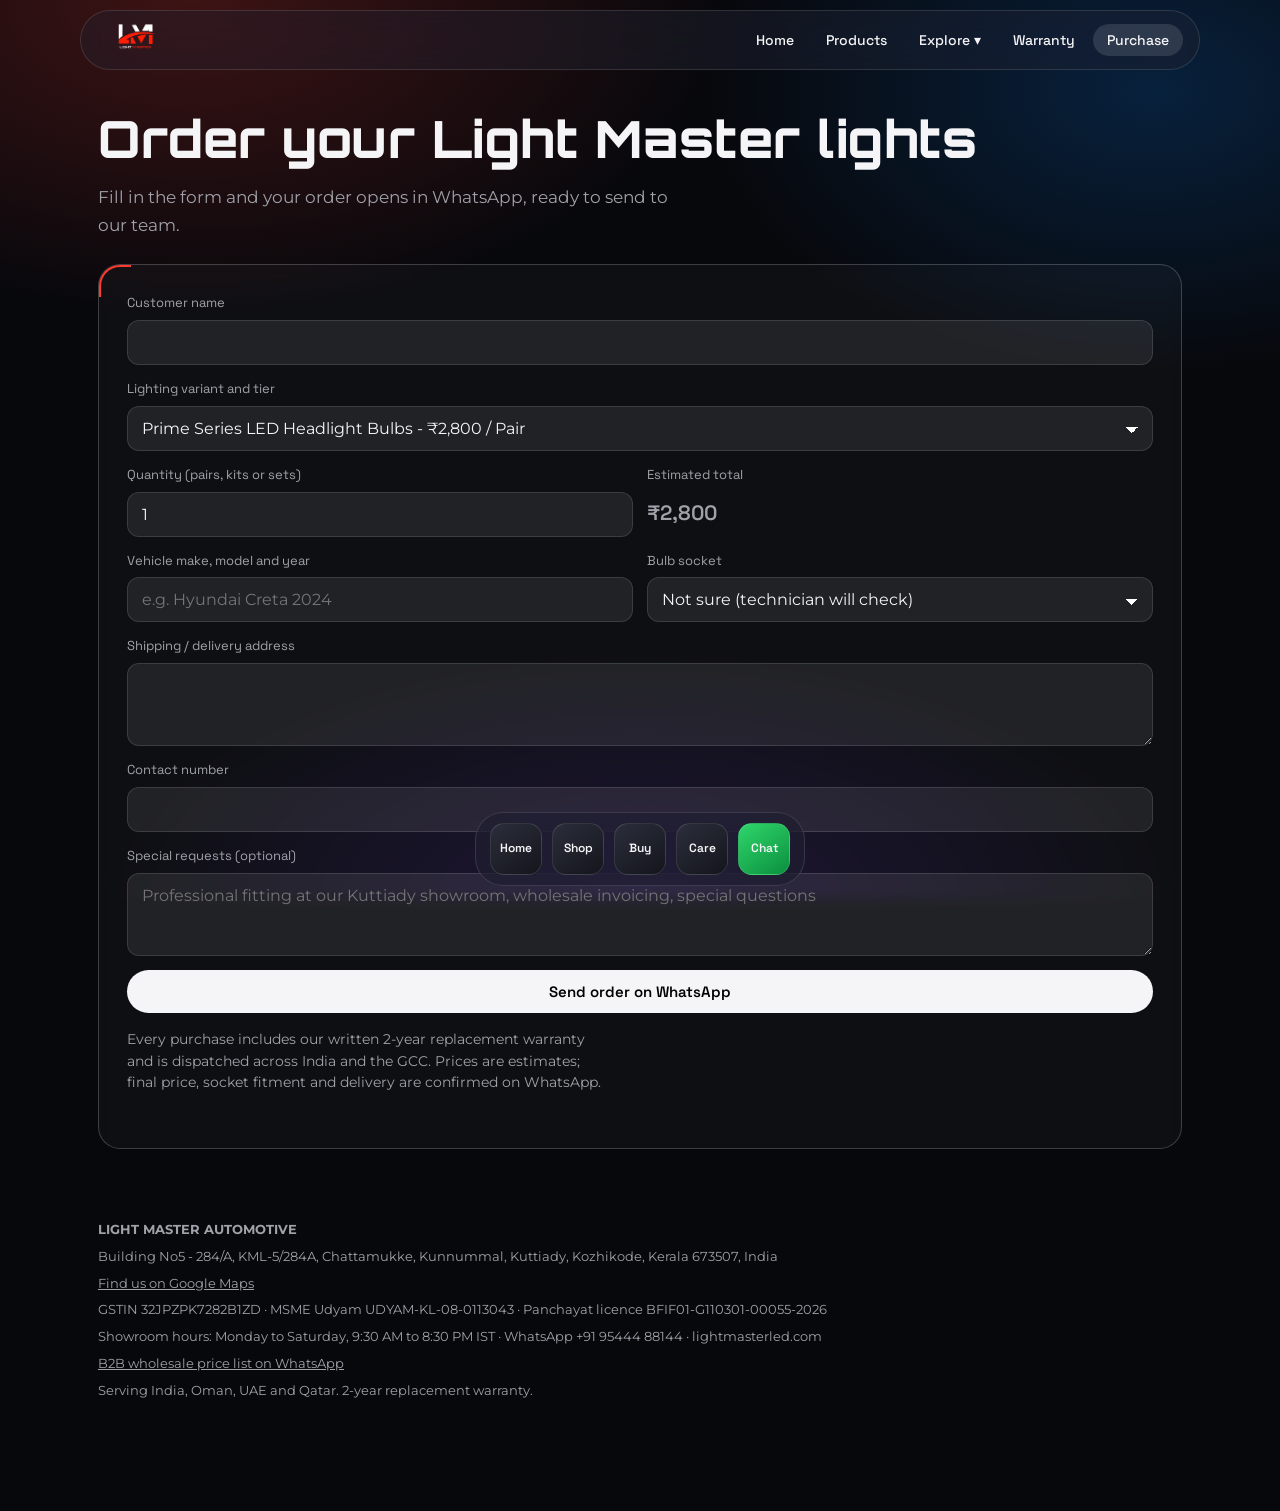
<file: purchase.html>
<!DOCTYPE html>
<html lang="en"><head><meta charset="utf-8"><meta name="viewport" content="width=device-width,initial-scale=1">
<title>Buy Car LED Lights Online | Light Master Automotive</title><meta name="description" content="Order LED headlights, fog lamps and DRLs with a price estimate. Send your order on WhatsApp. India and GCC delivery.">
<link rel="canonical" href="https://lightmasterled.com/purchase.html"><link rel="icon" href="logo.png">
<meta property="og:title" content="Buy Car LED Lights Online | Light Master Automotive"><meta property="og:description" content="Order LED headlights, fog lamps and DRLs with a price estimate. Send your order on WhatsApp. India and GCC delivery."><meta property="og:image" content="https://lightmasterled.com/logo.png"><meta property="og:url" content="https://lightmasterled.com/purchase.html"><meta property="og:type" content="website"><meta property="og:site_name" content="Light Master Automotive"><meta property="og:locale" content="en_IN"><meta name="twitter:card" content="summary_large_image"><meta name="robots" content="index,follow,max-image-preview:large"><meta name="geo.region" content="IN-KL"><meta name="geo.placename" content="Kuttiady, Kozhikode"><meta name="author" content="Light Master Automotive"><meta name="theme-color" content="#07080c">
<link rel="preconnect" href="https://fonts.googleapis.com"><link rel="preconnect" href="https://fonts.gstatic.com" crossorigin><link href="https://fonts.googleapis.com/css2?family=Montserrat:wght@400;500;600&family=Orbitron:wght@600;800&family=Space+Grotesk:wght@500;600&display=swap" rel="stylesheet"><link rel="stylesheet" href="style.css"><script type="application/ld+json">{"@context": "https://schema.org", "@type": "BreadcrumbList", "itemListElement": [{"@type": "ListItem", "position": 1, "name": "Home", "item": "https://lightmasterled.com/"}, {"@type": "ListItem", "position": 2, "name": "Buy Car LED Lights Online", "item": "https://lightmasterled.com/purchase.html"}]}</script></head><body>
<header class="bar"><a href="index.html" aria-label="Light Master Automotive home"><img src="logo.png" alt="Light Master Automotive logo" width="80" height="34"></a>
<nav aria-label="Main"><a href="index.html">Home</a><a href="products.html">Products</a><div class="dd"><button aria-haspopup="true">Explore ▾</button><ul><li><a href="products.html#tiers">Good / Better / Best</a></li><li><a href="index.html#gcc">GCC presence</a></li><li><a href="index.html#b2b">Wholesale and OEM</a></li><li><a href="warranty.html#faq">Warranty FAQ</a></li></ul></div><a href="warranty.html">Warranty</a><a href="purchase.html" class=on>Purchase</a></nav></header>
<main><section style="margin-top:40px"><h1>Order your Light Master lights</h1><p class="sub">Fill in the form and your order opens in WhatsApp, ready to send to our team.</p></section><section class="win" aria-label="New order"><div class="body"><form id="pf"><label>Customer name<input name="name" required autocomplete="name"></label><label>Lighting variant and tier<select id="variant" name="variant"></select></label><div class="row"><label>Quantity (pairs, kits or sets)<input id="qty" name="qty" type="number" min="1" value="1" required></label><label>Estimated total<span class="est" id="est">-</span></label></div><div class="row"><label>Vehicle make, model and year<input name="vehicle" required placeholder="e.g. Hyundai Creta 2024"></label><label>Bulb socket<select name="socket"><option>Not sure (technician will check)</option><option>H4 (dual beam hi/low)</option><option>H7 (single beam)</option><option>H11 / H8 / H16 (low beam or fog)</option><option>HB3 / 9005 (high beam)</option><option>HB4 / 9006 (low beam or fog)</option><option>HIR2 / 9012</option><option>H1 (single beam)</option><option>Bi-LED projector retrofit</option><option>Fog lamp projector set</option><option>Interior ambient lighting</option></select></label></div><label>Shipping / delivery address<textarea name="address" rows="3" required autocomplete="street-address"></textarea></label><label>Contact number<input name="phone" type="tel" required autocomplete="tel" pattern="[+0-9 ]{8,16}"></label><label>Special requests (optional)<textarea name="notes" rows="3" placeholder="Professional fitting at our Kuttiady showroom, wholesale invoicing, special questions"></textarea></label><button class="btn" type="submit">Send order on WhatsApp</button></form><div id="fb" tabindex="-1" role="status"></div><p class="sub" style="font-size:.85rem">Every purchase includes our written 2-year replacement warranty and is dispatched across India and the GCC. Prices are estimates; final price, socket fitment and delivery are confirmed on WhatsApp.</p></div></section></main>
<footer><b>LIGHT MASTER AUTOMOTIVE</b><span>Building No5 - 284/A, KML-5/284A, Chattamukke, Kunnummal, Kuttiady, Kozhikode, Kerala 673507, India</span><a href="https://maps.app.goo.gl/GedXwETA6AHzG5QW9" target="_blank" rel="noopener">Find us on Google Maps</a><span>GSTIN 32JPZPK7282B1ZD · MSME Udyam UDYAM-KL-08-0113043 · Panchayat licence BFIF01-G110301-00055-2026</span><span>Showroom hours: Monday to Saturday, 9:30 AM to 8:30 PM IST · WhatsApp +91 95444 88144 · lightmasterled.com</span><a href="https://wa.me/919544488144?text=Hello%20Light%20Master%2C%20I%20need%20wholesale%20B2B%20pricing" target="_blank" rel="noopener">B2B wholesale price list on WhatsApp</a><span>Serving India, Oman, UAE and Qatar. 2-year replacement warranty.</span></footer>
<nav class="dock" aria-label="Dock"><a href="index.html" title="Home">Home</a><a href="products.html" title="Products">Shop</a><a href="purchase.html" title="Purchase">Buy</a><a href="warranty.html" title="Warranty">Care</a><a class="wa" href="https://wa.me/919544488144" target="_blank" rel="noopener" title="WhatsApp">Chat</a></nav>
<script src="app.js"></script></body></html>
</file>
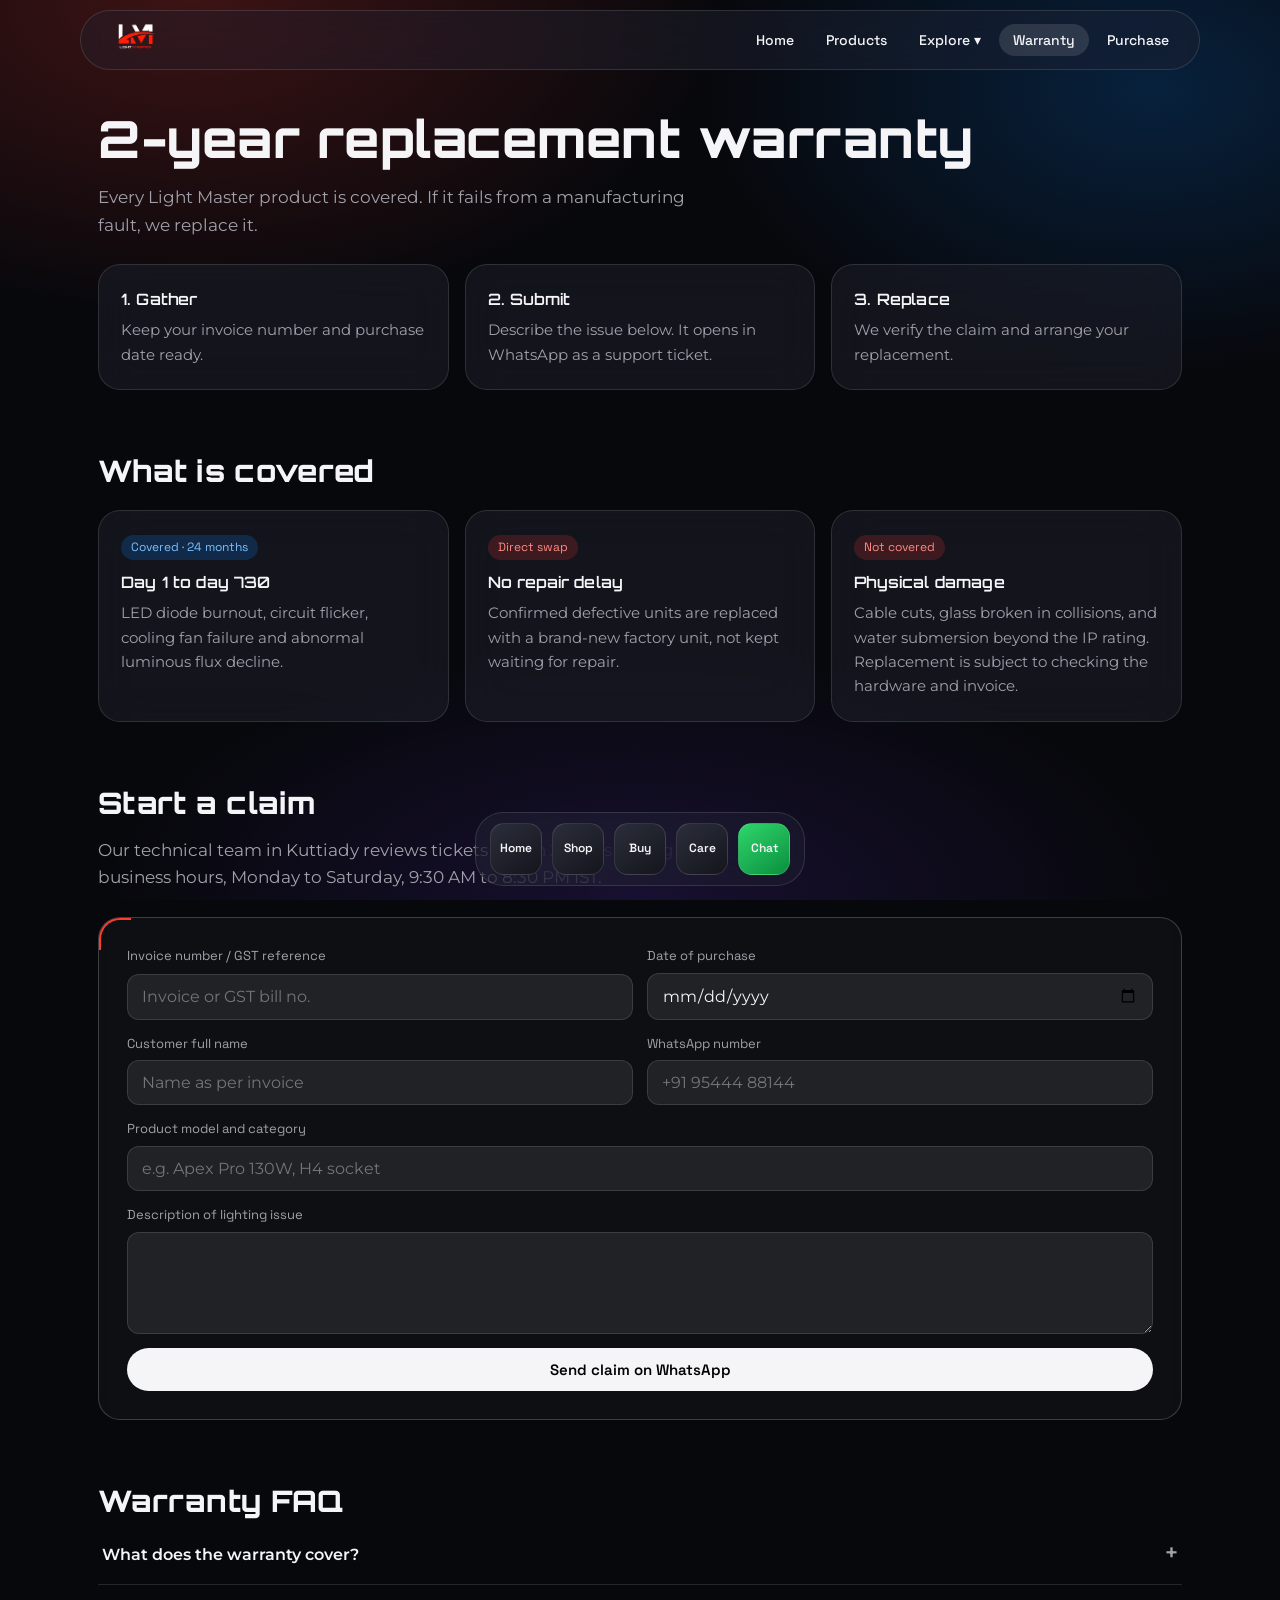
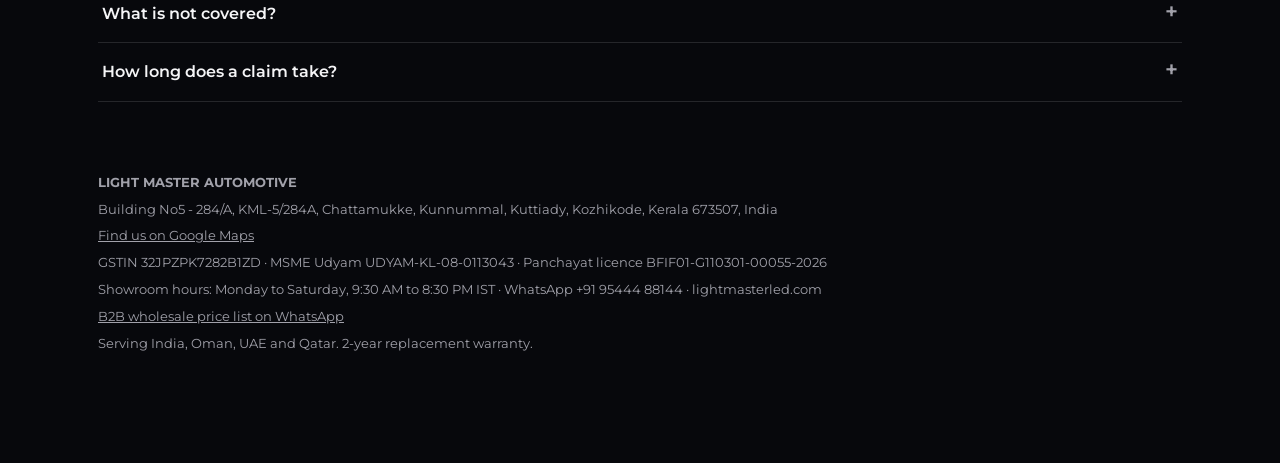
<file: warranty.html>
<!DOCTYPE html>
<html lang="en"><head><meta charset="utf-8"><meta name="viewport" content="width=device-width,initial-scale=1">
<title>2-Year LED Light Warranty Claim | Light Master</title><meta name="description" content="Claim your 2-year replacement warranty on Light Master car lights. Submit your invoice and issue by WhatsApp.">
<link rel="canonical" href="https://lightmasterled.com/warranty.html"><link rel="icon" href="logo.png">
<meta property="og:title" content="2-Year LED Light Warranty Claim | Light Master"><meta property="og:description" content="Claim your 2-year replacement warranty on Light Master car lights. Submit your invoice and issue by WhatsApp."><meta property="og:image" content="https://lightmasterled.com/logo.png"><meta property="og:url" content="https://lightmasterled.com/warranty.html"><meta property="og:type" content="website"><meta property="og:site_name" content="Light Master Automotive"><meta property="og:locale" content="en_IN"><meta name="twitter:card" content="summary_large_image"><meta name="robots" content="index,follow,max-image-preview:large"><meta name="geo.region" content="IN-KL"><meta name="geo.placename" content="Kuttiady, Kozhikode"><meta name="author" content="Light Master Automotive"><meta name="theme-color" content="#07080c">
<link rel="preconnect" href="https://fonts.googleapis.com"><link rel="preconnect" href="https://fonts.gstatic.com" crossorigin><link href="https://fonts.googleapis.com/css2?family=Montserrat:wght@400;500;600&family=Orbitron:wght@600;800&family=Space+Grotesk:wght@500;600&display=swap" rel="stylesheet"><link rel="stylesheet" href="style.css"><script type="application/ld+json">{"@context": "https://schema.org", "@type": "BreadcrumbList", "itemListElement": [{"@type": "ListItem", "position": 1, "name": "Home", "item": "https://lightmasterled.com/"}, {"@type": "ListItem", "position": 2, "name": "2-Year LED Light Warranty Claim", "item": "https://lightmasterled.com/warranty.html"}]}</script><script type="application/ld+json">{"@context": "https://schema.org", "@type": "FAQPage", "mainEntity": [{"@type": "Question", "name": "What does the warranty cover?", "acceptedAnswer": {"@type": "Answer", "text": "Manufacturing faults in bulbs, drivers and assemblies for 2 years from the invoice date."}}, {"@type": "Question", "name": "What is not covered?", "acceptedAnswer": {"@type": "Answer", "text": "Physical damage, water entry from incorrect fitting, and modification by third parties."}}, {"@type": "Question", "name": "How long does a claim take?", "acceptedAnswer": {"@type": "Answer", "text": "We reply on WhatsApp after you submit the ticket and confirm the next step with you."}}]}</script></head><body>
<header class="bar"><a href="index.html" aria-label="Light Master Automotive home"><img src="logo.png" alt="Light Master Automotive logo" width="80" height="34"></a>
<nav aria-label="Main"><a href="index.html">Home</a><a href="products.html">Products</a><div class="dd"><button aria-haspopup="true">Explore ▾</button><ul><li><a href="products.html#tiers">Good / Better / Best</a></li><li><a href="index.html#gcc">GCC presence</a></li><li><a href="index.html#b2b">Wholesale and OEM</a></li><li><a href="warranty.html#faq">Warranty FAQ</a></li></ul></div><a href="warranty.html" class=on>Warranty</a><a href="purchase.html">Purchase</a></nav></header>
<main><section style="margin-top:40px"><h1>2-year replacement warranty</h1><p class="sub">Every Light Master product is covered. If it fails from a manufacturing fault, we replace it.</p></section>
<div class="grid"><div class="card"><h3>1. Gather</h3><p>Keep your invoice number and purchase date ready.</p></div><div class="card"><h3>2. Submit</h3><p>Describe the issue below. It opens in WhatsApp as a support ticket.</p></div><div class="card"><h3>3. Replace</h3><p>We verify the claim and arrange your replacement.</p></div></div>
<h2>What is covered</h2><div class="grid"><div class="card"><span class="tag b">Covered · 24 months</span><h3>Day 1 to day 730</h3><p>LED diode burnout, circuit flicker, cooling fan failure and abnormal luminous flux decline.</p></div><div class="card"><span class="tag">Direct swap</span><h3>No repair delay</h3><p>Confirmed defective units are replaced with a brand-new factory unit, not kept waiting for repair.</p></div><div class="card"><span class="tag">Not covered</span><h3>Physical damage</h3><p>Cable cuts, glass broken in collisions, and water submersion beyond the IP rating. Replacement is subject to checking the hardware and invoice.</p></div></div>
<h2>Start a claim</h2><p class="sub">Our technical team in Kuttiady reviews tickets within 2 hours during business hours, Monday to Saturday, 9:30 AM to 8:30 PM IST.</p><section class="win" aria-label="Warranty claim"><div class="body"><form id="wf"><div class="row"><label>Invoice number / GST reference<input name="invoice" required placeholder="Invoice or GST bill no."></label><label>Date of purchase<input name="pdate" type="date" required></label></div><div class="row"><label>Customer full name<input name="name" required autocomplete="name" placeholder="Name as per invoice"></label><label>WhatsApp number<input name="phone" type="tel" required autocomplete="tel" placeholder="+91 95444 88144"></label></div><label>Product model and category<input name="product" list="plist" required placeholder="e.g. Apex Pro 130W, H4 socket"></label><label>Description of lighting issue<textarea name="issue" rows="4" required></textarea></label><button class="btn" type="submit">Send claim on WhatsApp</button></form><div id="fb" tabindex="-1" role="status"></div></div></section>
<datalist id="plist"><option value="Prime Series LED Headlight Bulbs"><option value="Apex Pro 130W Highway Touring"><option value="Hyperion 3.0-inch Bi-LED Projector"><option value="StormGuard Tri-Color Fog System"><option value="Phantom Bi-LED Fog Projector 3.0-inch"><option value="Ultra-Matrix Dynamic DRL Strips"><option value="Lumina 64-Color Symphony Ambient Kit"><option value="NightStalker 2.5-inch Mini Bi-LED"><option value="Stealth CANBUS T10 Park and Plate LEDs"><option value="ThunderBolt Anti-Hyperflash Turn LEDs"><option value="Titan 24V Commercial Heavy Fleet LED"><option value="SuperNova Laser Spot Auxiliary Pods"><option value="FrostBite 3000LM Backup Reverse LEDs"><option value="Heavy Duty Ceramic Relay Wiring Harness"><option value="GlareShield Ceramic Headlight Renewal Kit"></datalist><h2 id="faq">Warranty FAQ</h2><div class="faq"><details><summary>What does the warranty cover?</summary><p>Manufacturing faults in bulbs, drivers and assemblies for 2 years from the invoice date.</p></details><details><summary>What is not covered?</summary><p>Physical damage, water entry from incorrect fitting, and modification by third parties.</p></details><details><summary>How long does a claim take?</summary><p>We reply on WhatsApp after you submit the ticket and confirm the next step with you.</p></details></div></main>
<footer><b>LIGHT MASTER AUTOMOTIVE</b><span>Building No5 - 284/A, KML-5/284A, Chattamukke, Kunnummal, Kuttiady, Kozhikode, Kerala 673507, India</span><a href="https://maps.app.goo.gl/GedXwETA6AHzG5QW9" target="_blank" rel="noopener">Find us on Google Maps</a><span>GSTIN 32JPZPK7282B1ZD · MSME Udyam UDYAM-KL-08-0113043 · Panchayat licence BFIF01-G110301-00055-2026</span><span>Showroom hours: Monday to Saturday, 9:30 AM to 8:30 PM IST · WhatsApp +91 95444 88144 · lightmasterled.com</span><a href="https://wa.me/919544488144?text=Hello%20Light%20Master%2C%20I%20need%20wholesale%20B2B%20pricing" target="_blank" rel="noopener">B2B wholesale price list on WhatsApp</a><span>Serving India, Oman, UAE and Qatar. 2-year replacement warranty.</span></footer>
<nav class="dock" aria-label="Dock"><a href="index.html" title="Home">Home</a><a href="products.html" title="Products">Shop</a><a href="purchase.html" title="Purchase">Buy</a><a href="warranty.html" title="Warranty">Care</a><a class="wa" href="https://wa.me/919544488144" target="_blank" rel="noopener" title="WhatsApp">Chat</a></nav>
<script src="app.js"></script></body></html>
</file>
<file: style.css>
:root{--bg:#07080c;--glass:rgba(30,32,42,.55);--line:rgba(255,255,255,.12);--tx:#f5f5f7;--mute:#a1a1aa;--red:#ff3b30;--blue:#0a84ff;--r:22px;--f:-apple-system,BlinkMacSystemFont,"SF Pro Display","Inter","Segoe UI",Roboto,sans-serif}
*{box-sizing:border-box;margin:0}
html{scroll-behavior:smooth}
body{font:16px/1.6 var(--f);color:var(--tx);background:var(--bg);min-height:100vh;padding-bottom:110px;background-image:radial-gradient(60% 50% at 15% 0,rgba(255,59,48,.22),transparent 70%),radial-gradient(50% 45% at 90% 10%,rgba(10,132,255,.2),transparent 70%),radial-gradient(60% 40% at 50% 100%,rgba(120,60,255,.15),transparent 70%);background-attachment:fixed}
a{color:inherit;text-decoration:none}
:focus-visible{outline:2px solid var(--blue);outline-offset:3px}
.bar{position:sticky;top:10px;z-index:50;margin:10px auto 0;max-width:1120px;width:calc(100% - 24px);display:flex;align-items:center;gap:18px;padding:8px 16px;background:var(--glass);backdrop-filter:blur(28px) saturate(180%);-webkit-backdrop-filter:blur(28px) saturate(180%);border:1px solid var(--line);border-radius:999px}
.bar img{height:34px}
.bar nav{display:flex;gap:4px;margin-left:auto;align-items:center}
.bar nav>a,.dd>button{font:500 14px var(--f);color:var(--tx);background:none;border:0;padding:7px 14px;border-radius:999px;cursor:pointer;transition:.2s}
.bar nav>a:hover,.dd>button:hover,.bar nav a.on{background:rgba(255,255,255,.12)}
.dd{position:relative}
.dd ul{position:absolute;right:0;top:120%;min-width:230px;list-style:none;padding:8px;background:rgba(28,30,40,.92);backdrop-filter:blur(30px);border:1px solid var(--line);border-radius:16px;opacity:0;visibility:hidden;transform:translateY(-6px) scale(.97);transition:.2s}
.dd:hover ul,.dd.open ul{opacity:1;visibility:visible;transform:none}
.dd li a{display:block;padding:9px 12px;border-radius:10px;font-size:14px}
.dd li a:hover{background:var(--blue)}
main{max-width:1120px;margin:0 auto;padding:0 18px}
.win{background:var(--glass);backdrop-filter:blur(24px);border:1px solid var(--line);border-radius:var(--r);overflow:hidden;box-shadow:0 30px 70px rgba(0,0,0,.45)}
.win>.tb{display:flex;gap:7px;align-items:center;padding:12px 16px;border-bottom:1px solid var(--line);font-size:12.5px;color:var(--mute)}
.win>.tb i{width:12px;height:12px;border-radius:50%;background:#ff5f57}.win>.tb i+i{background:#febc2e}.win>.tb i+i+i{background:#28c840}
.win>.tb span{margin-left:10px}
.body{padding:28px}
.hero{display:grid;grid-template-columns:1.05fr 1fr;gap:30px;align-items:center;margin-top:34px}
h1{font-size:clamp(2.3rem,5.6vw,4.4rem);line-height:1.04;letter-spacing:-.035em;font-weight:700}
h2{font-size:clamp(1.6rem,3.4vw,2.4rem);letter-spacing:-.025em;margin:64px 0 8px;line-height:1.15}
h3{font-size:1.1rem;letter-spacing:-.01em}
.sub{color:var(--mute);max-width:54ch;margin:16px 0 26px;font-size:1.08rem}
.btn{display:inline-block;background:var(--tx);color:#000;font-weight:600;padding:12px 24px;border-radius:999px;border:0;cursor:pointer;font:600 15px var(--f);transition:.25s}
.btn:hover{transform:scale(1.045);box-shadow:0 0 28px rgba(255,255,255,.35)}
.btn.g{background:rgba(255,255,255,.12);color:var(--tx);margin-left:8px}
.grid{display:grid;grid-template-columns:repeat(auto-fit,minmax(240px,1fr));gap:16px;margin-top:22px}
.card{padding:22px;background:var(--glass);border:1px solid var(--line);border-radius:var(--r);backdrop-filter:blur(20px);transition:.3s}
.card:hover{transform:translateY(-4px);border-color:rgba(255,255,255,.3)}
.card p{color:var(--mute);font-size:.95rem;margin-top:6px}
.tag{display:inline-block;font-size:12px;padding:3px 10px;border-radius:999px;background:rgba(255,59,48,.18);color:#ff8a82;margin-bottom:10px}
.tag.b{background:rgba(10,132,255,.2);color:#7cc0ff}
.stage{position:relative;aspect-ratio:16/10;border-radius:16px;background:#050507;overflow:hidden}
.stage .road{position:absolute;inset:55% 0 0;background:linear-gradient(#0c0d12,#15161d)}
.stage .lamp{position:absolute;left:6%;top:32%;width:15%;aspect-ratio:1.6;border-radius:50% 50% 50% 50%/60% 60% 40% 40%;background:radial-gradient(circle at 40% 45%,#fff,#d9e6ff 40%,#5a6a8f);box-shadow:0 0 40px 10px rgba(200,220,255,.6);animation:boot 1.8s .2s both}
.beam{position:absolute;left:18%;top:22%;width:85%;height:62%;transition:opacity .5s,clip-path .5s;-webkit-mask-image:linear-gradient(90deg,#000 20%,transparent);mask-image:linear-gradient(90deg,#000 20%,transparent)}
.beam.hal{background:radial-gradient(ellipse at 0 50%,rgba(255,200,110,.75),rgba(255,190,90,.25) 55%,transparent 75%);filter:blur(10px)}
.beam.led{background:linear-gradient(180deg,transparent 38%,rgba(225,240,255,.95) 38.5%,rgba(190,215,255,.5) 70%,transparent);clip-path:polygon(0 38%,100% 30%,100% 100%,0 100%);filter:blur(1.5px);opacity:0}
.stage.on .beam.hal{opacity:0}.stage.on .beam.led{opacity:1}
.stage small{position:absolute;right:12px;bottom:10px;color:var(--mute);font-size:12px}
.seg{display:inline-flex;padding:4px;background:rgba(255,255,255,.1);border-radius:999px;margin-top:14px}
.seg button{border:0;background:none;color:var(--tx);font:500 13px var(--f);padding:7px 16px;border-radius:999px;cursor:pointer}
.seg button[aria-pressed=true]{background:var(--tx);color:#000}
@keyframes boot{0%{opacity:0;filter:brightness(0)}30%{opacity:1;filter:brightness(2.2)}45%{filter:brightness(.4)}100%{filter:none}}
.faq details{border-bottom:1px solid var(--line);padding:16px 4px}
.faq summary{cursor:pointer;font-weight:600;list-style:none;display:flex;justify-content:space-between}
.faq summary::after{content:"+";transition:.3s;color:var(--mute);font-size:22px;line-height:1}
.faq details[open] summary::after{transform:rotate(45deg)}
.faq p{color:var(--mute);margin-top:8px}
.p{display:flex;flex-direction:column;gap:6px}
.p b{font-size:1.4rem}
.p .pr{margin-top:auto;display:flex;justify-content:space-between;align-items:center;padding-top:12px}
form{display:grid;gap:14px}
label{font-size:13px;color:var(--mute);display:grid;gap:6px}
input,select,textarea{font:16px var(--f);color:var(--tx);background:rgba(255,255,255,.08);border:1px solid var(--line);border-radius:12px;padding:12px 14px}
input:focus,select:focus,textarea:focus{outline:2px solid var(--blue);border-color:transparent}
select option{color:#000}
.row{display:grid;grid-template-columns:1fr 1fr;gap:14px}
.est{font-size:1.3rem;font-weight:600}
#fb{display:none;margin-top:14px;padding:14px;border-radius:12px;background:rgba(40,200,64,.15)}
#fb a{color:#6ff08a;text-decoration:underline}
.dock{position:fixed;left:50%;bottom:14px;transform:translateX(-50%);z-index:60;display:flex;gap:10px;padding:10px 14px;background:var(--glass);backdrop-filter:blur(30px) saturate(180%);-webkit-backdrop-filter:blur(30px);border:1px solid var(--line);border-radius:28px}
.dock a{width:52px;height:52px;border-radius:14px;display:grid;place-items:center;font-size:12px;font-weight:600;background:linear-gradient(145deg,#2b2e3b,#14151c);border:1px solid var(--line);transition:transform .22s cubic-bezier(.3,1.6,.5,1)}
.dock a:hover{transform:scale(1.35) translateY(-8px)}
.dock a.wa{background:linear-gradient(145deg,#2fd66b,#0b8f3e)}
footer{max-width:1120px;margin:70px auto 0;padding:0 18px;color:var(--mute);font-size:13px;display:grid;gap:6px}
@media(max-width:800px){.hero{grid-template-columns:1fr}.bar nav>a{display:none}.row{grid-template-columns:1fr}.btn.g{margin:8px 0 0}}
@media(prefers-reduced-motion:reduce){*{animation:none!important;transition:none!important}}
/* v2: fonts, frameless glass window, mobile fixes */
:root{--h:"Orbitron","Montserrat",sans-serif;--a:"Space Grotesk","Montserrat",sans-serif;--f:"Montserrat",-apple-system,"Segoe UI",sans-serif}
html,body{overflow-x:hidden}
h1,h2,h3{font-family:var(--h);font-weight:800;letter-spacing:.01em}
h1{font-size:clamp(1.8rem,4.6vw,3.2rem);line-height:1.12}
h2{font-size:clamp(1.25rem,2.8vw,1.85rem)}
h3{font-size:.98rem;font-weight:600}
.btn,.tag,.seg button,.p b,.est,.dock a,.bar nav>a,.dd>button,label{font-family:var(--a)}
.win{position:relative;background:rgba(255,255,255,.03);backdrop-filter:blur(6px);-webkit-backdrop-filter:blur(6px);border:1px solid rgba(255,255,255,.2);box-shadow:none;min-width:0}
.win::before{content:"";position:absolute;top:-1px;left:-1px;width:30px;height:30px;border-top:3px solid var(--red);border-left:3px solid var(--red);border-top-left-radius:var(--r);pointer-events:none}
.hero>*,form,label,.grid>*{min-width:0}
input,select,textarea{width:100%;min-width:0;max-width:100%;-webkit-appearance:none;appearance:none}
select{text-overflow:ellipsis;background-image:linear-gradient(45deg,transparent 50%,#fff 50%),linear-gradient(135deg,#fff 50%,transparent 50%);background-position:calc(100% - 20px) 55%,calc(100% - 14px) 55%;background-size:6px 6px;background-repeat:no-repeat;padding-right:36px}
.row{grid-template-columns:repeat(2,minmax(0,1fr))}
.copy{color:var(--mute);max-width:78ch;margin-top:10px}
.mapbox{border-radius:var(--r);overflow:hidden;border:1px solid rgba(255,255,255,.2);margin:16px 0 18px}
.mapbox iframe{display:block;width:100%;height:340px;border:0;filter:invert(.9) hue-rotate(180deg) saturate(.7)}
footer a{text-decoration:underline}
@media(max-width:800px){.body{padding:20px 16px}.row{grid-template-columns:minmax(0,1fr)}.btn{width:100%;text-align:center}.btn.g{margin:10px 0 0}.seg{display:flex;flex-wrap:wrap;border-radius:18px}.seg button{flex:1}.mapbox iframe{height:260px}.card{padding:18px}}
@media(max-width:400px){.dock{gap:6px;padding:8px 10px}.dock a{width:46px;height:46px;font-size:11px}.bar{gap:8px;padding:6px 10px}}
.spec{font-size:.8rem;line-height:1.55;color:#cfd0d8}
.p b small{font:500 .7rem var(--a);color:var(--mute)}
.big{display:block;font:800 1.7rem var(--h);color:var(--tx)}
.stats .card{text-align:center}
</file>
